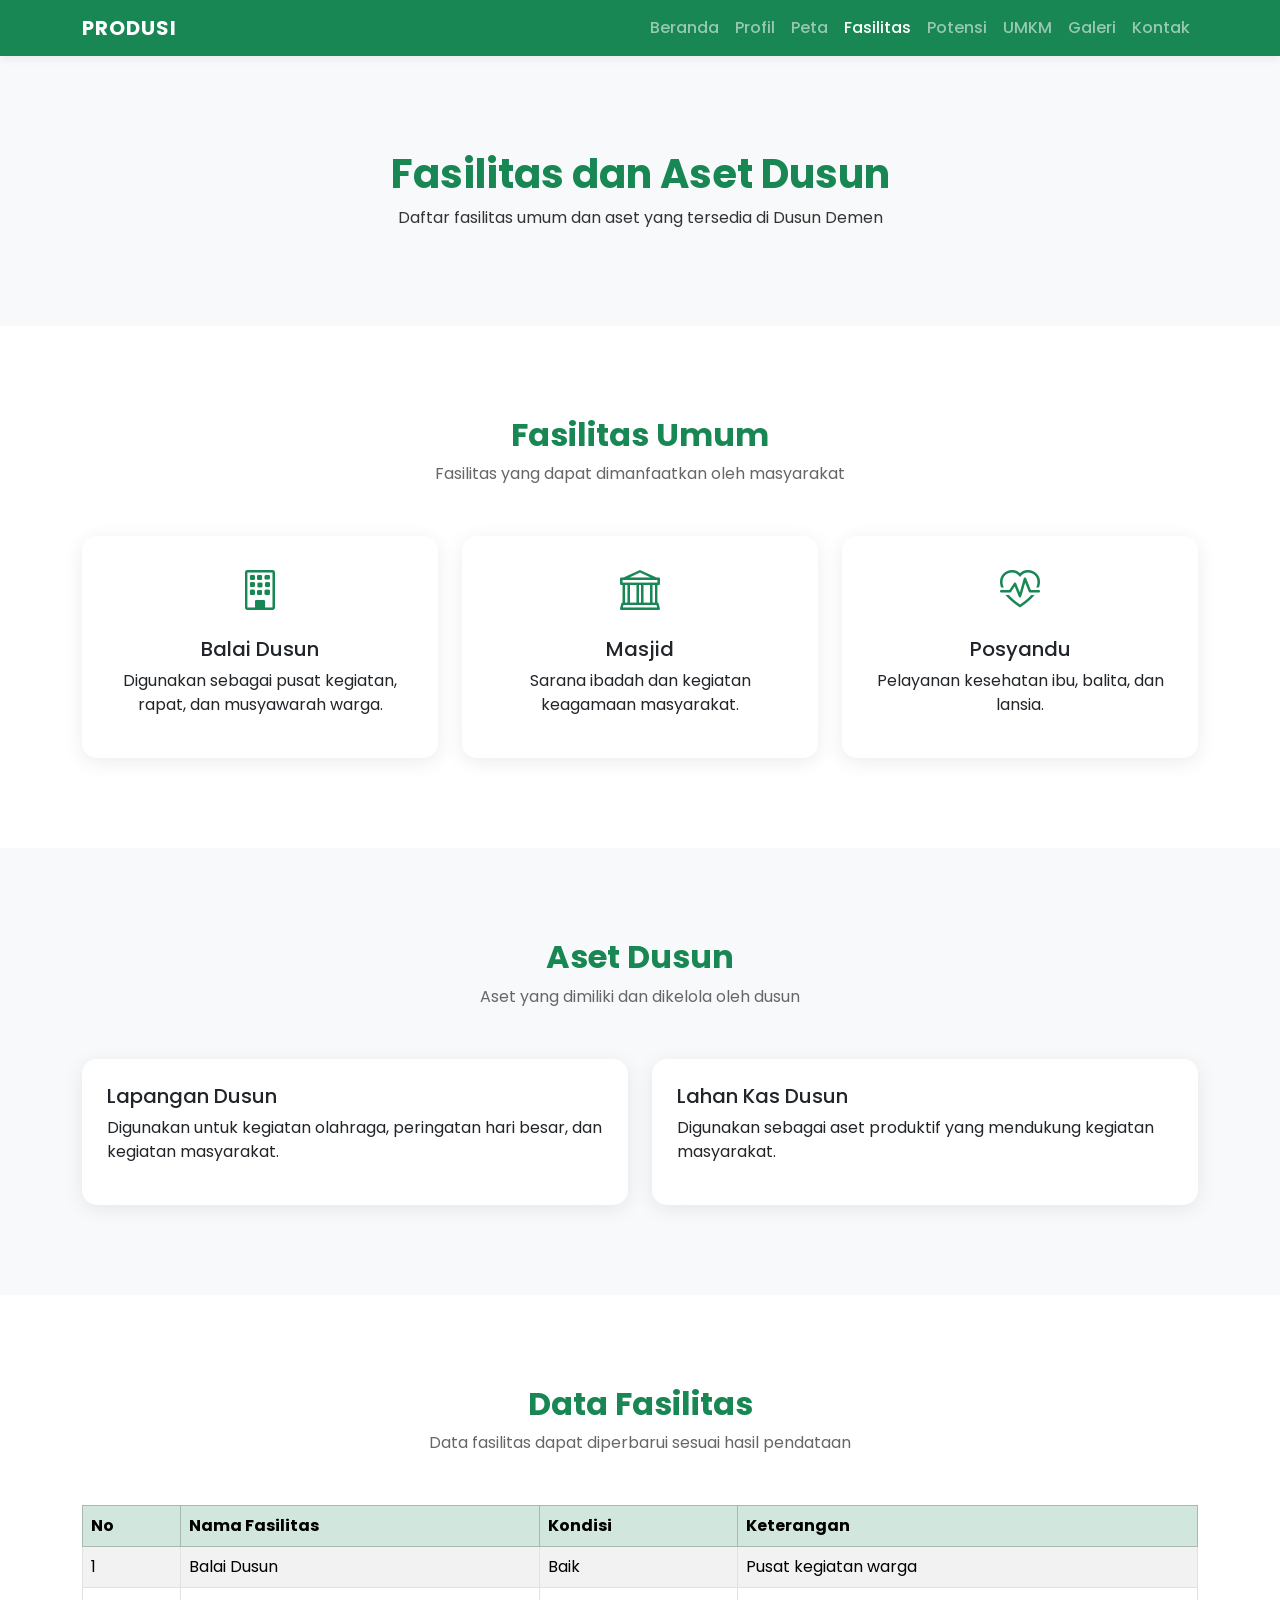
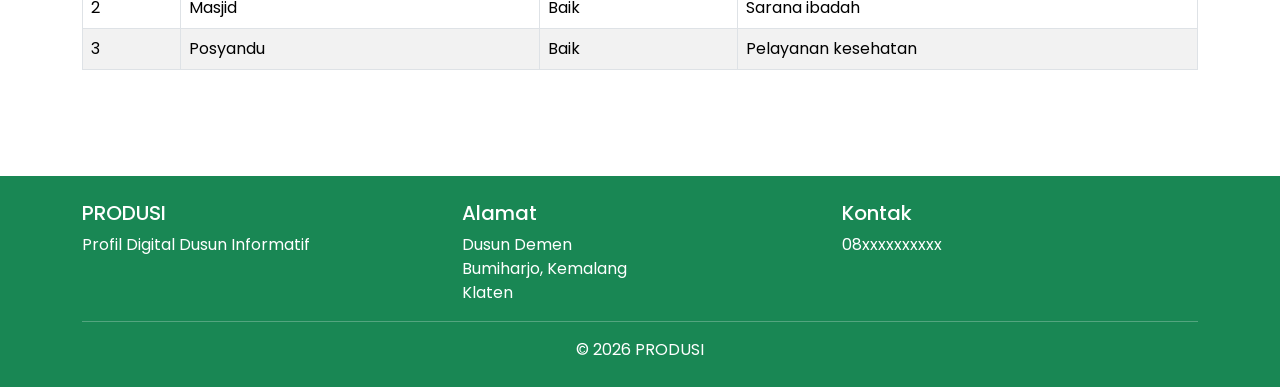
<file: fasilitas.html>
<!doctype html>
<html lang="id">
  <head>
    <meta charset="UTF-8" />
    <meta name="viewport" content="width=device-width, initial-scale=1.0" />

    <title>Fasilitas Dusun | PRODUSI</title>

    <link
      href="https://cdn.jsdelivr.net/npm/bootstrap@5.3.3/dist/css/bootstrap.min.css"
      rel="stylesheet"
    />

    <!-- Bootstrap Icons -->
    <link
      rel="stylesheet"
      href="https://cdn.jsdelivr.net/npm/bootstrap-icons@1.11.3/font/bootstrap-icons.min.css"
    />

    <link rel="stylesheet" href="css/style.css" />
  </head>
  <body>
    <!-- NAVBAR -->
    <nav class="navbar navbar-expand-lg navbar-dark bg-success fixed-top">
      <div class="container">
        <a class="navbar-brand" href="index.html"> PRODUSI </a>

        <button
          class="navbar-toggler"
          type="button"
          data-bs-toggle="collapse"
          data-bs-target="#navbarProdusi"
        >
          <span class="navbar-toggler-icon"></span>
        </button>

        <div class="collapse navbar-collapse" id="navbarProdusi">
          <ul class="navbar-nav ms-auto">
            <li class="nav-item">
              <a class="nav-link" href="index.html">Beranda</a>
            </li>
            <li class="nav-item">
              <a class="nav-link" href="profil.html">Profil</a>
            </li>
            <li class="nav-item">
              <a class="nav-link" href="peta.html">Peta</a>
            </li>
            <li class="nav-item">
              <a class="nav-link active" href="fasilitas.html">Fasilitas</a>
            </li>
            <li class="nav-item">
              <a class="nav-link" href="potensi.html">Potensi</a>
            </li>
            <li class="nav-item">
              <a class="nav-link" href="umkm.html">UMKM</a>
            </li>
            <li class="nav-item">
              <a class="nav-link" href="galeri.html">Galeri</a>
            </li>
            <li class="nav-item">
              <a class="nav-link" href="kontak.html">Kontak</a>
            </li>
          </ul>
        </div>
      </div>
    </nav>

    <!-- HEADER -->
    <section
      style="padding-top: 150px; padding-bottom: 80px; background: #f8f9fa"
    >
      <div class="container text-center">
        <h1 class="fw-bold text-success">Fasilitas dan Aset Dusun</h1>

        <p>Daftar fasilitas umum dan aset yang tersedia di Dusun Demen</p>
      </div>
    </section>

    <!-- FASILITAS -->
    <section class="fade-up">
      <div class="container">
        <div class="section-title">
          <h2>Fasilitas Umum</h2>

          <p>Fasilitas yang dapat dimanfaatkan oleh masyarakat</p>
        </div>

        <div class="row g-4">
          <!-- Balai Dusun -->
          <div class="col-md-4">
            <div class="card custom-card h-100">
              <div class="card-body text-center">
                <i class="bi bi-building fs-1 text-success"></i>

                <h5 class="mt-3">Balai Dusun</h5>

                <p>
                  Digunakan sebagai pusat kegiatan, rapat, dan musyawarah warga.
                </p>
              </div>
            </div>
          </div>

          <!-- Masjid -->
          <div class="col-md-4">
            <div class="card custom-card h-100">
              <div class="card-body text-center">
                <i class="bi bi-bank fs-1 text-success"></i>

                <h5 class="mt-3">Masjid</h5>

                <p>Sarana ibadah dan kegiatan keagamaan masyarakat.</p>
              </div>
            </div>
          </div>

          <!-- Posyandu -->
          <div class="col-md-4">
            <div class="card custom-card h-100">
              <div class="card-body text-center">
                <i class="bi bi-heart-pulse fs-1 text-success"></i>

                <h5 class="mt-3">Posyandu</h5>

                <p>Pelayanan kesehatan ibu, balita, dan lansia.</p>
              </div>
            </div>
          </div>
        </div>
      </div>
    </section>

    <!-- ASET DUSUN -->
    <section class="bg-light">
      <div class="container">
        <div class="section-title">
          <h2>Aset Dusun</h2>

          <p>Aset yang dimiliki dan dikelola oleh dusun</p>
        </div>

        <div class="row g-4">
          <div class="col-md-6">
            <div class="card custom-card">
              <div class="card-body">
                <h5>Lapangan Dusun</h5>

                <p>
                  Digunakan untuk kegiatan olahraga, peringatan hari besar, dan
                  kegiatan masyarakat.
                </p>
              </div>
            </div>
          </div>

          <div class="col-md-6">
            <div class="card custom-card">
              <div class="card-body">
                <h5>Lahan Kas Dusun</h5>

                <p>
                  Digunakan sebagai aset produktif yang mendukung kegiatan
                  masyarakat.
                </p>
              </div>
            </div>
          </div>
        </div>
      </div>
    </section>

    <!-- TABEL FASILITAS -->
    <section class="fade-up">
      <div class="container">
        <div class="section-title">
          <h2>Data Fasilitas</h2>

          <p>Data fasilitas dapat diperbarui sesuai hasil pendataan</p>
        </div>

        <div class="table-responsive">
          <table class="table table-bordered table-striped">
            <thead class="table-success">
              <tr>
                <th>No</th>
                <th>Nama Fasilitas</th>
                <th>Kondisi</th>
                <th>Keterangan</th>
              </tr>
            </thead>

            <tbody>
              <tr>
                <td>1</td>
                <td>Balai Dusun</td>
                <td>Baik</td>
                <td>Pusat kegiatan warga</td>
              </tr>

              <tr>
                <td>2</td>
                <td>Masjid</td>
                <td>Baik</td>
                <td>Sarana ibadah</td>
              </tr>

              <tr>
                <td>3</td>
                <td>Posyandu</td>
                <td>Baik</td>
                <td>Pelayanan kesehatan</td>
              </tr>
            </tbody>
          </table>
        </div>
      </div>
    </section>

    <!-- FOOTER -->
    <footer>
      <div class="container">
        <div class="row">
          <div class="col-md-4">
            <h5>PRODUSI</h5>

            <p>Profil Digital Dusun Informatif</p>
          </div>

          <div class="col-md-4">
            <h5>Alamat</h5>

            <p>
              Dusun Demen<br />
              Bumiharjo, Kemalang<br />
              Klaten
            </p>
          </div>

          <div class="col-md-4">
            <h5>Kontak</h5>

            <p>08xxxxxxxxxx</p>
          </div>
        </div>

        <hr />

        <div class="text-center">© 2026 PRODUSI</div>
      </div>
    </footer>

    <script src="https://cdn.jsdelivr.net/npm/bootstrap@5.3.3/dist/js/bootstrap.bundle.min.js"></script>

    <button id="btnTop" class="btn-top">↑</button>
    <script src="js/script.js"></script>
  </body>
</html>
</file>
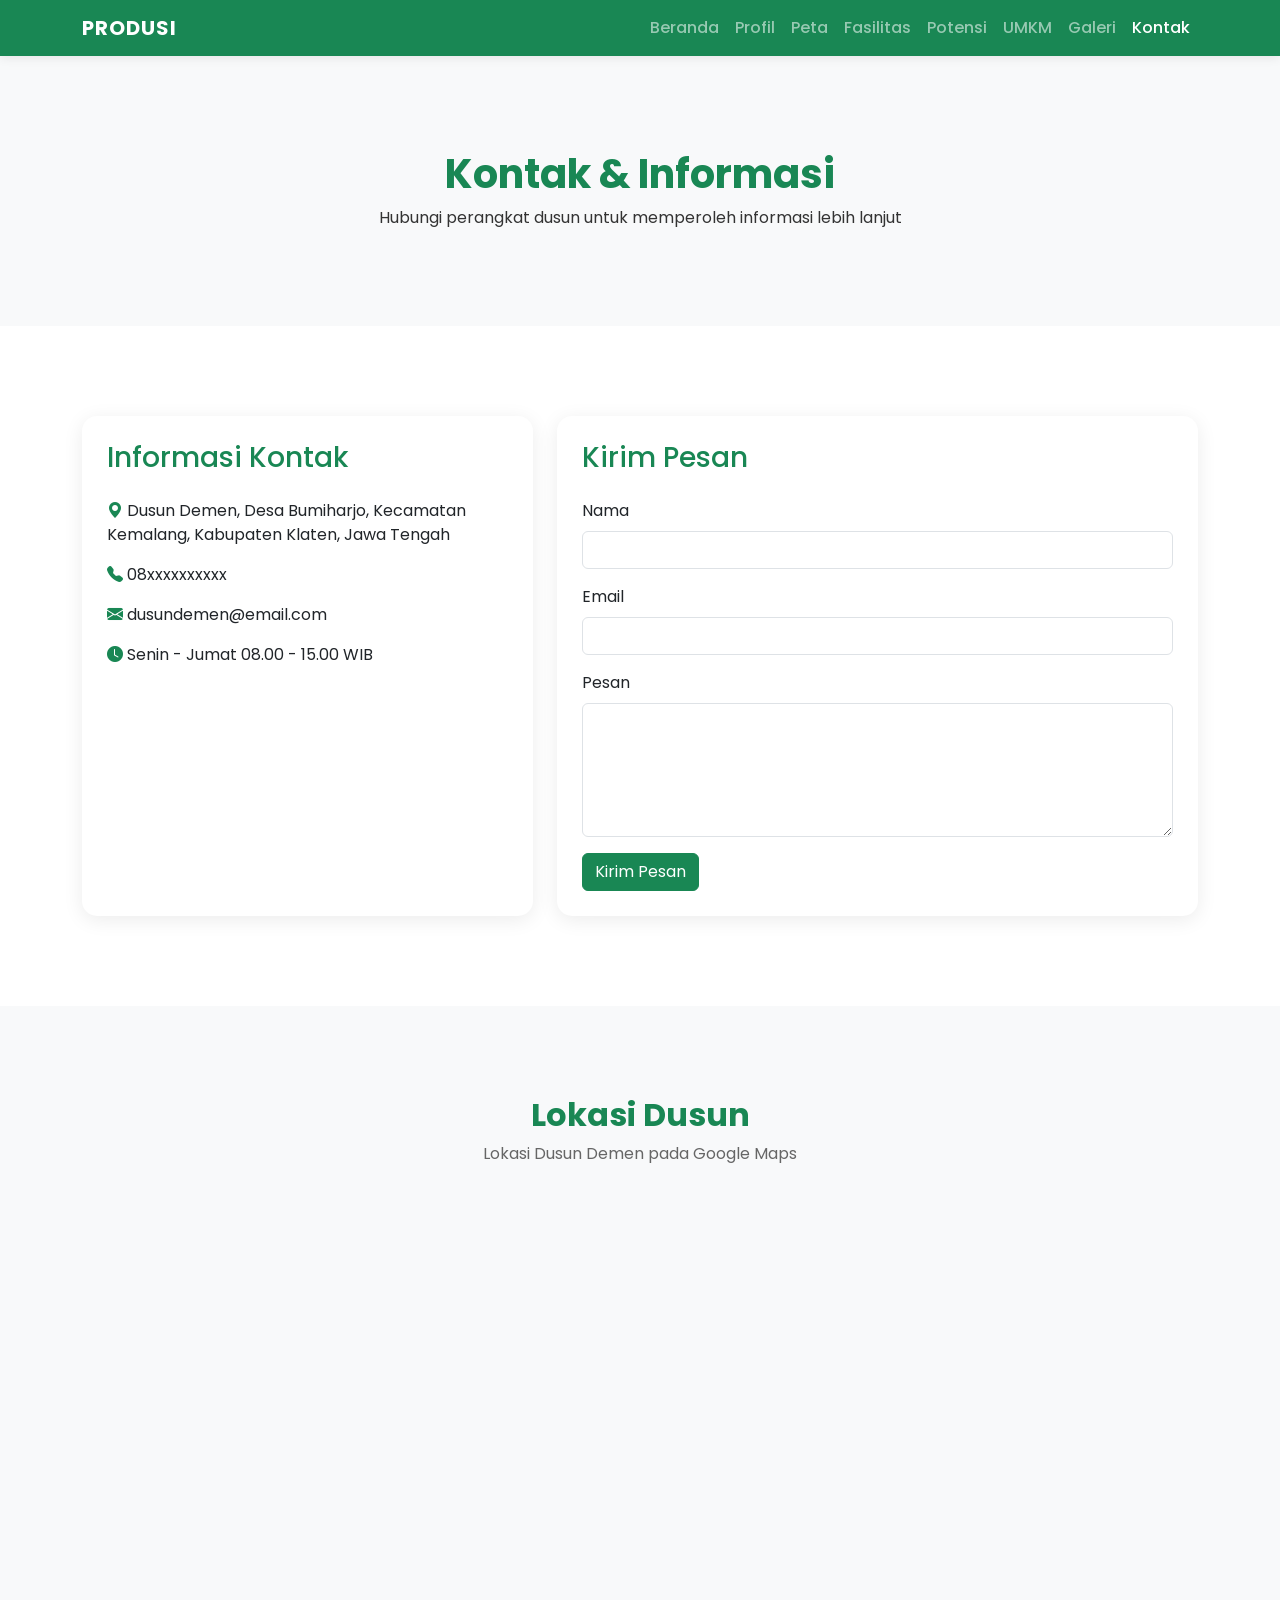
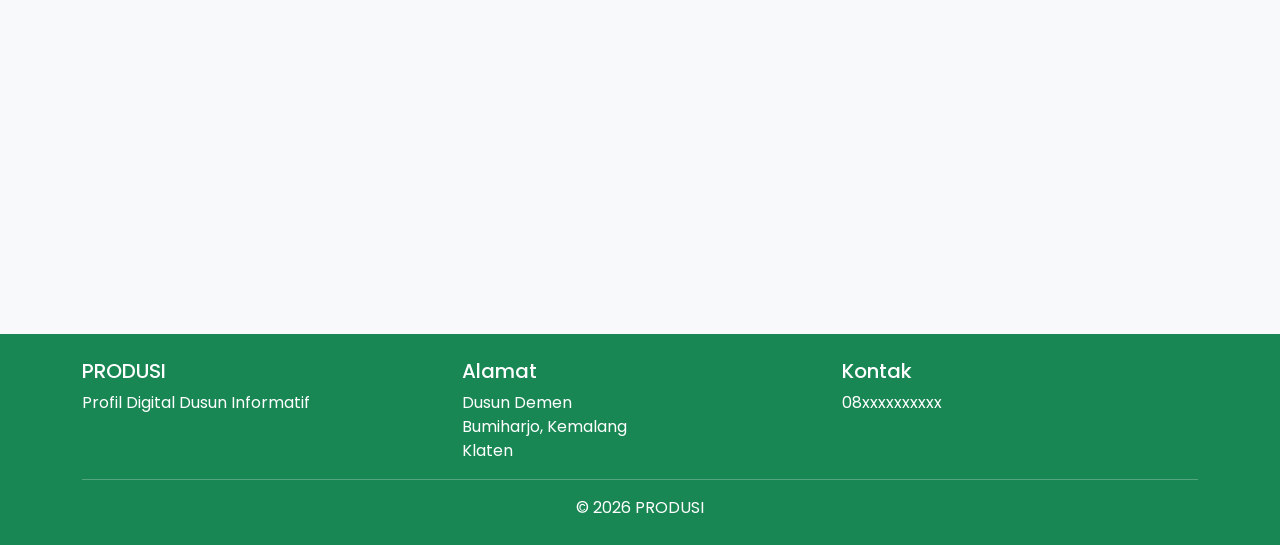
<file: kontak.html>
<!doctype html>
<html lang="id">
  <head>
    <meta charset="UTF-8" />
    <meta name="viewport" content="width=device-width, initial-scale=1.0" />
    <title>Kontak | PRODUSI</title>

    <link
      href="https://cdn.jsdelivr.net/npm/bootstrap@5.3.3/dist/css/bootstrap.min.css"
      rel="stylesheet"
    />

    <link
      rel="stylesheet"
      href="https://cdn.jsdelivr.net/npm/bootstrap-icons@1.11.3/font/bootstrap-icons.min.css"
    />

    <link rel="stylesheet" href="css/style.css" />
  </head>
  <body>
    <!-- NAVBAR -->
    <nav class="navbar navbar-expand-lg navbar-dark bg-success fixed-top">
      <div class="container">
        <a class="navbar-brand" href="index.html"> PRODUSI </a>

        <button
          class="navbar-toggler"
          type="button"
          data-bs-toggle="collapse"
          data-bs-target="#navbarProdusi"
        >
          <span class="navbar-toggler-icon"></span>
        </button>

        <div class="collapse navbar-collapse" id="navbarProdusi">
          <ul class="navbar-nav ms-auto">
            <li class="nav-item">
              <a class="nav-link" href="index.html">Beranda</a>
            </li>
            <li class="nav-item">
              <a class="nav-link" href="profil.html">Profil</a>
            </li>
            <li class="nav-item">
              <a class="nav-link" href="peta.html">Peta</a>
            </li>
            <li class="nav-item">
              <a class="nav-link" href="fasilitas.html">Fasilitas</a>
            </li>
            <li class="nav-item">
              <a class="nav-link" href="potensi.html">Potensi</a>
            </li>
            <li class="nav-item">
              <a class="nav-link" href="umkm.html">UMKM</a>
            </li>
            <li class="nav-item">
              <a class="nav-link" href="galeri.html">Galeri</a>
            </li>
            <li class="nav-item">
              <a class="nav-link active" href="kontak.html">Kontak</a>
            </li>
          </ul>
        </div>
      </div>
    </nav>

    <!-- HEADER -->
    <section
      style="padding-top: 150px; padding-bottom: 80px; background: #f8f9fa"
    >
      <div class="container text-center">
        <h1 class="fw-bold text-success">Kontak & Informasi</h1>

        <p>Hubungi perangkat dusun untuk memperoleh informasi lebih lanjut</p>
      </div>
    </section>

    <!-- INFORMASI -->
    <section class="fade-up">
      <div class="container">
        <div class="row g-4">
          <div class="col-lg-5">
            <div class="card custom-card h-100">
              <div class="card-body">
                <h3 class="mb-4 text-success">Informasi Kontak</h3>

                <p>
                  <i class="bi bi-geo-alt-fill text-success"></i>
                  Dusun Demen, Desa Bumiharjo, Kecamatan Kemalang, Kabupaten
                  Klaten, Jawa Tengah
                </p>

                <p>
                  <i class="bi bi-telephone-fill text-success"></i>
                  08xxxxxxxxxx
                </p>

                <p>
                  <i class="bi bi-envelope-fill text-success"></i>
                  dusundemen@email.com
                </p>

                <p>
                  <i class="bi bi-clock-fill text-success"></i>
                  Senin - Jumat 08.00 - 15.00 WIB
                </p>
              </div>
            </div>
          </div>

          <div class="col-lg-7">
            <div class="card custom-card">
              <div class="card-body">
                <h3 class="mb-4 text-success">Kirim Pesan</h3>

                <form>
                  <div class="mb-3">
                    <label class="form-label"> Nama </label>

                    <input type="text" class="form-control" />
                  </div>

                  <div class="mb-3">
                    <label class="form-label"> Email </label>

                    <input type="email" class="form-control" />
                  </div>

                  <div class="mb-3">
                    <label class="form-label"> Pesan </label>

                    <textarea class="form-control" rows="5"></textarea>
                  </div>

                  <button class="btn btn-success">Kirim Pesan</button>
                </form>
              </div>
            </div>
          </div>
        </div>
      </div>
    </section>

    <!-- MAP -->
    <section class="bg-light">
      <div class="container">
        <div class="section-title">
          <h2>Lokasi Dusun</h2>

          <p>Lokasi Dusun Demen pada Google Maps</p>
        </div>

        <div class="ratio ratio-16x9">
          <iframe
            src="https://maps.google.com/maps?q=Kemalang%20Klaten&t=&z=13&ie=UTF8&iwloc=&output=embed"
            allowfullscreen
          >
          </iframe>
        </div>
      </div>
    </section>

    <!-- FOOTER -->
    <footer>
      <div class="container">
        <div class="row">
          <div class="col-md-4">
            <h5>PRODUSI</h5>

            <p>Profil Digital Dusun Informatif</p>
          </div>

          <div class="col-md-4">
            <h5>Alamat</h5>

            <p>
              Dusun Demen<br />
              Bumiharjo, Kemalang<br />
              Klaten
            </p>
          </div>

          <div class="col-md-4">
            <h5>Kontak</h5>

            <p>08xxxxxxxxxx</p>
          </div>
        </div>

        <hr />

        <div class="text-center">© 2026 PRODUSI</div>
      </div>
    </footer>

    <script src="https://cdn.jsdelivr.net/npm/bootstrap@5.3.3/dist/js/bootstrap.bundle.min.js"></script>

    <button id="btnTop" class="btn-top">↑</button>
    <script src="js/script.js"></script>
  </body>
</html>
</file>
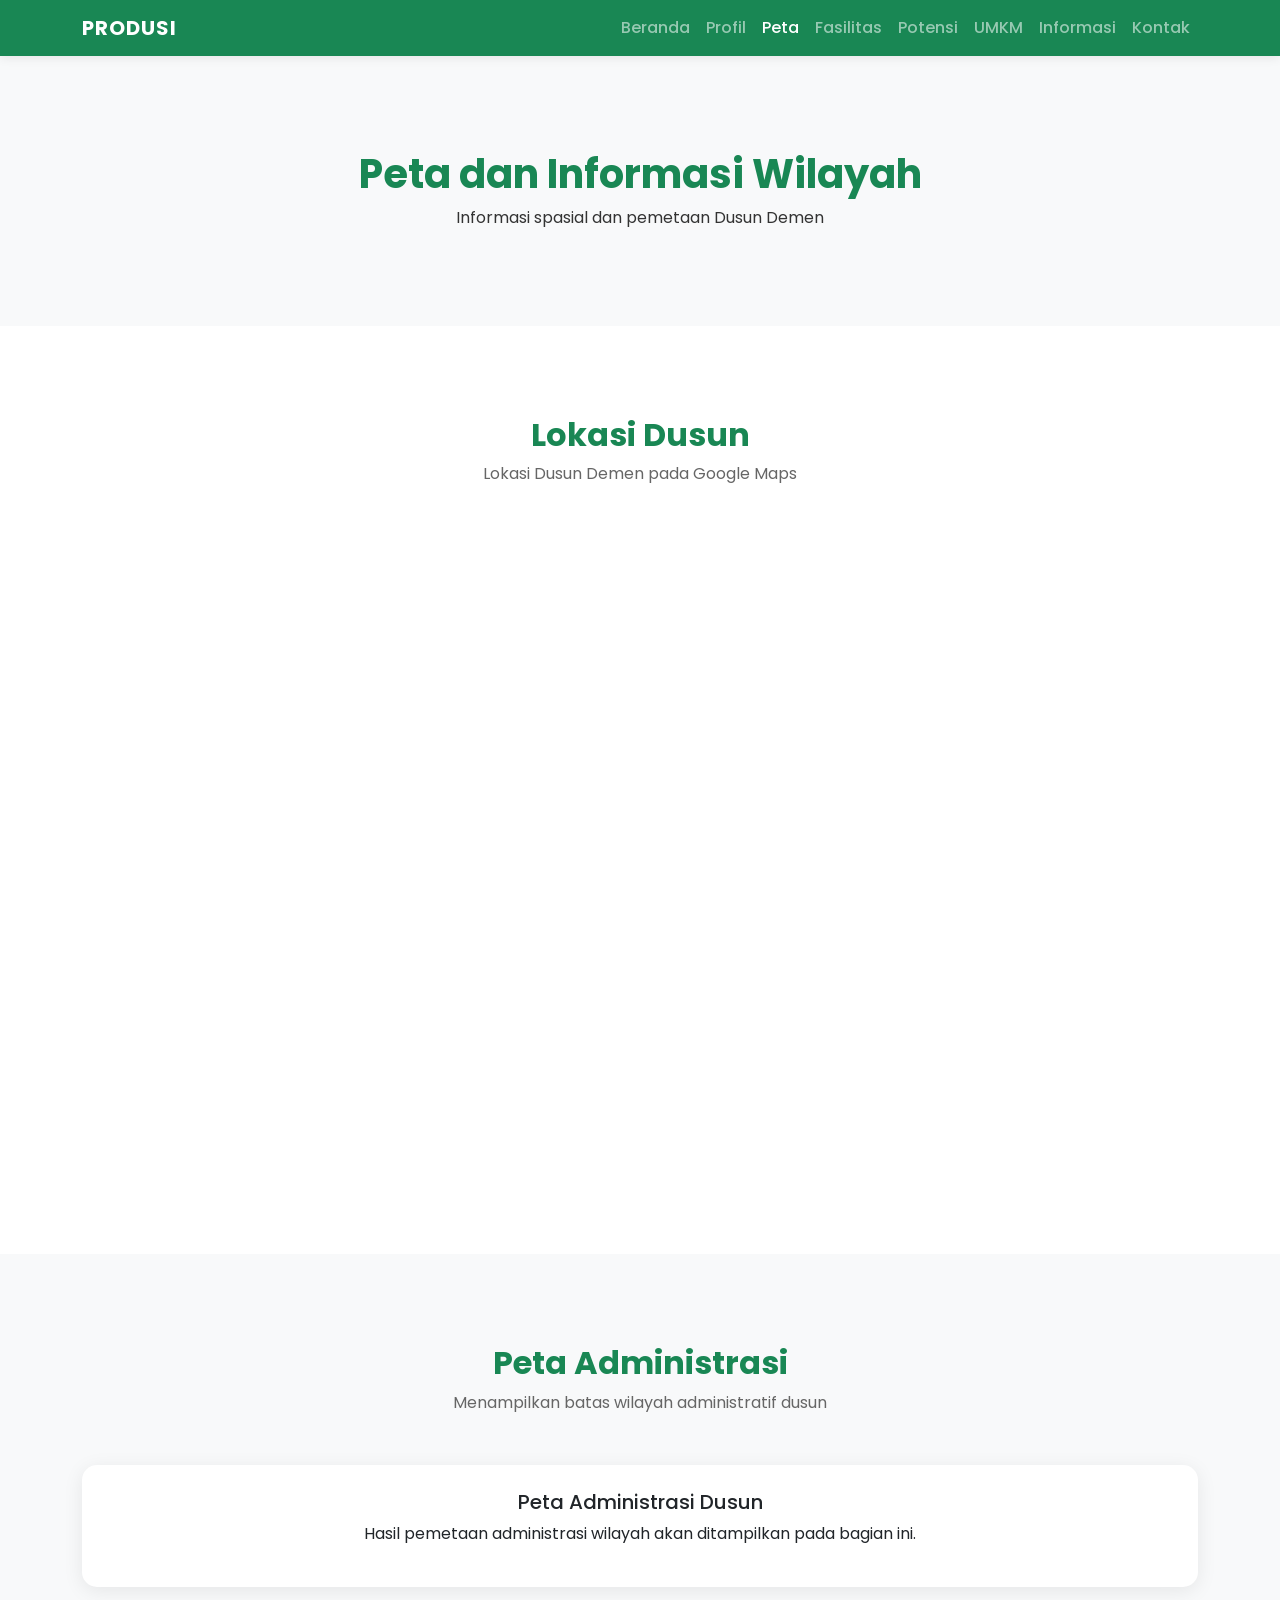
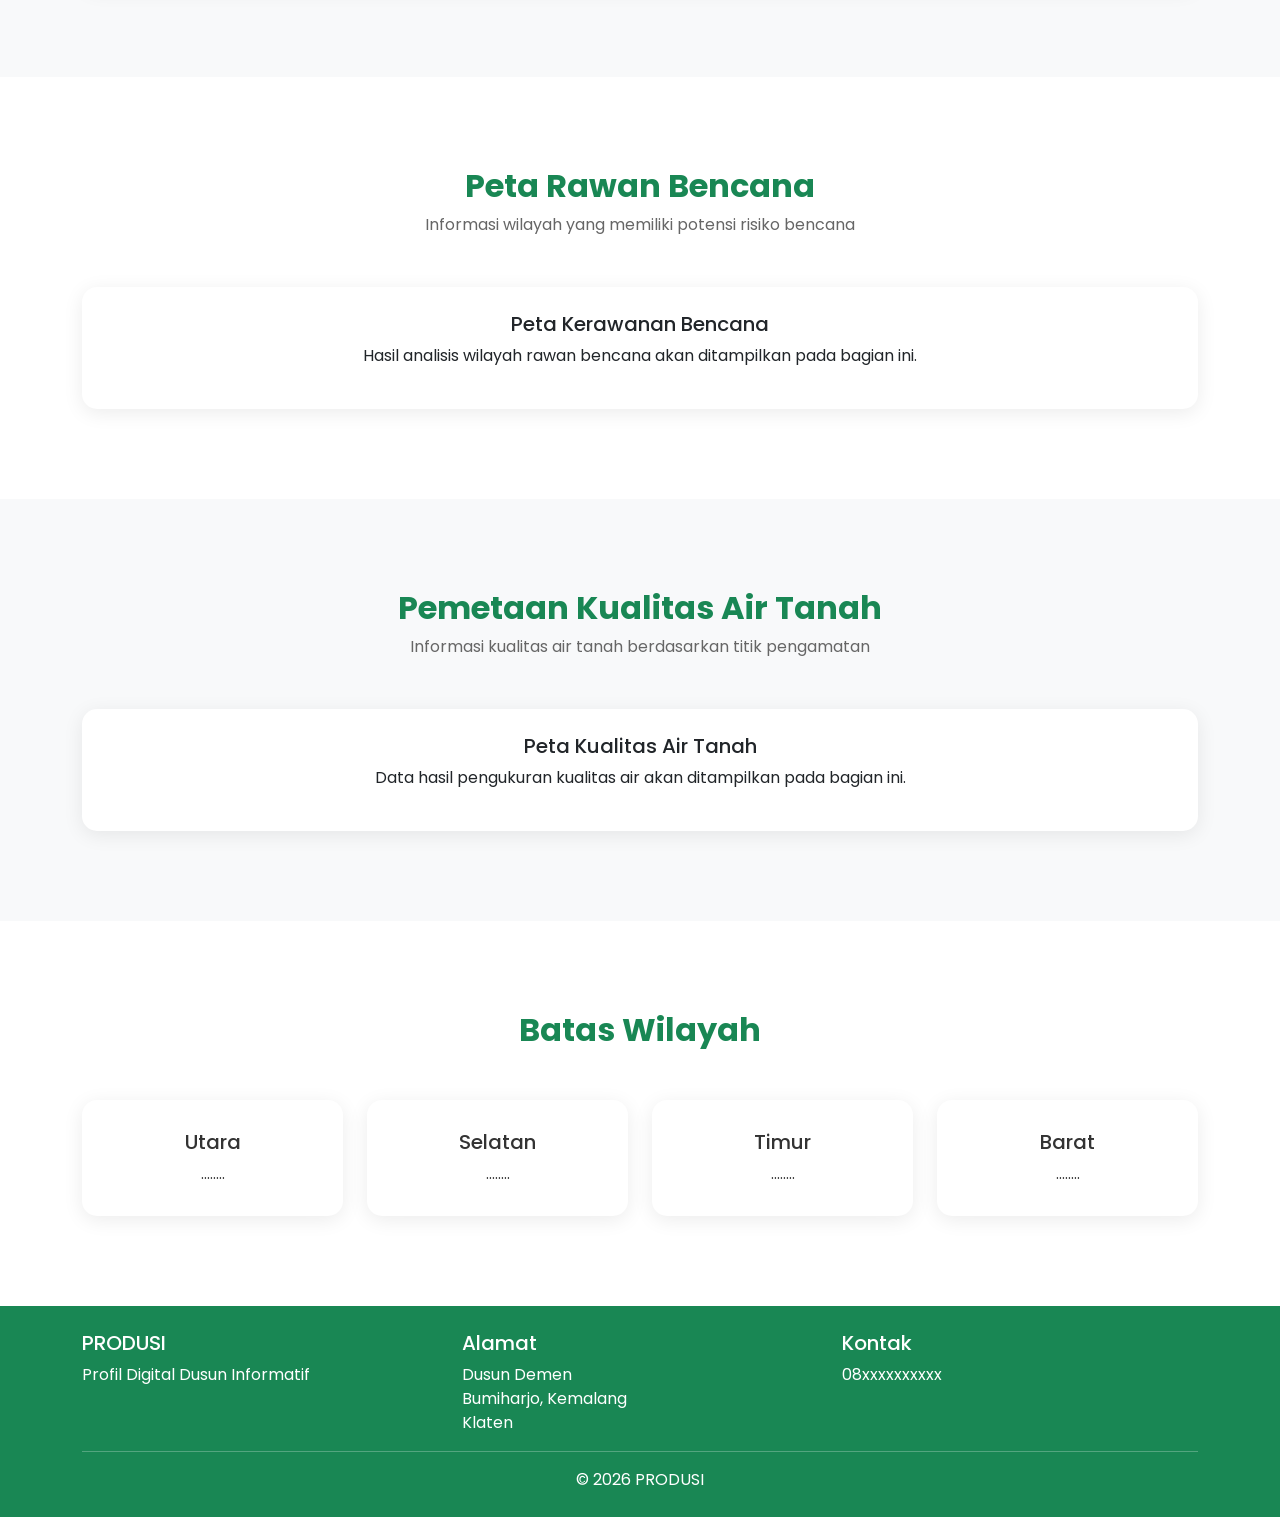
<file: peta.html>
<!doctype html>
<html lang="id">
  <head>
    <meta charset="UTF-8" />
    <meta name="viewport" content="width=device-width, initial-scale=1.0" />

    <title>Peta Dusun | PRODUSI</title>

    <link
      href="https://cdn.jsdelivr.net/npm/bootstrap@5.3.3/dist/css/bootstrap.min.css"
      rel="stylesheet"
    />

    <link rel="stylesheet" href="css/style.css" />
  </head>
  <body>
    <!-- NAVBAR -->
    <nav class="navbar navbar-expand-lg navbar-dark bg-success fixed-top">
      <div class="container">
        <a class="navbar-brand" href="index.html"> PRODUSI </a>

        <button
          class="navbar-toggler"
          type="button"
          data-bs-toggle="collapse"
          data-bs-target="#navbarProdusi"
        >
          <span class="navbar-toggler-icon"></span>
        </button>

        <div class="collapse navbar-collapse" id="navbarProdusi">
          <ul class="navbar-nav ms-auto">
            <li class="nav-item">
              <a class="nav-link" href="index.html">Beranda</a>
            </li>

            <li class="nav-item">
              <a class="nav-link" href="profil.html">Profil</a>
            </li>

            <li class="nav-item">
              <a class="nav-link active" href="peta.html">Peta</a>
            </li>
            

            <li class="nav-item">
              <a class="nav-link" href="fasilitas.html">Fasilitas</a>
            </li>

            <li class="nav-item">
              <a class="nav-link" href="potensi.html">Potensi</a>
            </li>

            <li class="nav-item">
              <a class="nav-link" href="umkm.html">UMKM</a>
            </li>

            <li class="nav-item">
              <a class="nav-link" href="galeri.html">Informasi</a>
            </li>

            <li class="nav-item">
              <a class="nav-link" href="kontak.html">Kontak</a>
            </li>
          </ul>
        </div>
      </div>
    </nav>

    <!-- HEADER -->
    <section
      style="padding-top: 150px; padding-bottom: 80px; background: #f8f9fa"
    >
      <div class="container text-center">
        <h1 class="fw-bold text-success">Peta dan Informasi Wilayah</h1>

        <p>Informasi spasial dan pemetaan Dusun Demen</p>
      </div>
    </section>

    <!-- GOOGLE MAPS -->
    <section class="fade-up">
      <div class="container">
        <div class="section-title">
          <h2>Lokasi Dusun</h2>
          <p>Lokasi Dusun Demen pada Google Maps</p>
        </div>

        <div class="ratio ratio-16x9">
          <iframe
            src="https://maps.google.com/maps?q=Kemalang%20Klaten&t=&z=13&ie=UTF8&iwloc=&output=embed"
            allowfullscreen
          >
          </iframe>
        </div>
      </div>
    </section>

    <!-- PETA ADMINISTRASI -->
    <section class="bg-light">
      <div class="container">
        <div class="section-title">
          <h2>Peta Administrasi</h2>

          <p>Menampilkan batas wilayah administratif dusun</p>
        </div>

        <div class="card custom-card">
          <div class="card-body text-center">
            <h5>Peta Administrasi Dusun</h5>

            <p>
              Hasil pemetaan administrasi wilayah akan ditampilkan pada bagian
              ini.
            </p>
          </div>
        </div>
      </div>
    </section>

    <!-- PETA RAWAN BENCANA -->
    <section class="fade-up">
      <div class="container">
        <div class="section-title">
          <h2>Peta Rawan Bencana</h2>

          <p>Informasi wilayah yang memiliki potensi risiko bencana</p>
        </div>

        <div class="card custom-card">
          <div class="card-body text-center">
            <h5>Peta Kerawanan Bencana</h5>

            <p>
              Hasil analisis wilayah rawan bencana akan ditampilkan pada bagian
              ini.
            </p>
          </div>
        </div>
      </div>
    </section>

    <!-- PETA KUALITAS AIR -->
    <section class="bg-light">
      <div class="container">
        <div class="section-title">
          <h2>Pemetaan Kualitas Air Tanah</h2>

          <p>Informasi kualitas air tanah berdasarkan titik pengamatan</p>
        </div>

        <div class="card custom-card">
          <div class="card-body text-center">
            <h5>Peta Kualitas Air Tanah</h5>

            <p>
              Data hasil pengukuran kualitas air akan ditampilkan pada bagian
              ini.
            </p>
          </div>
        </div>
      </div>
    </section>

    <!-- BATAS WILAYAH -->
    <section class="fade-up">
      <div class="container">
        <div class="section-title">
          <h2>Batas Wilayah</h2>
        </div>

        <div class="row g-4">
          <div class="col-md-3">
            <div class="stat-box">
              <h5>Utara</h5>

              <p>........</p>
            </div>
          </div>

          <div class="col-md-3">
            <div class="stat-box">
              <h5>Selatan</h5>

              <p>........</p>
            </div>
          </div>

          <div class="col-md-3">
            <div class="stat-box">
              <h5>Timur</h5>

              <p>........</p>
            </div>
          </div>

          <div class="col-md-3">
            <div class="stat-box">
              <h5>Barat</h5>

              <p>........</p>
            </div>
          </div>
        </div>
      </div>
    </section>

    <!-- FOOTER -->
    <footer>
      <div class="container">
        <div class="row">
          <div class="col-md-4">
            <h5>PRODUSI</h5>

            <p>Profil Digital Dusun Informatif</p>
          </div>

          <div class="col-md-4">
            <h5>Alamat</h5>

            <p>
              Dusun Demen<br />
              Bumiharjo, Kemalang<br />
              Klaten
            </p>
          </div>

          <div class="col-md-4">
            <h5>Kontak</h5>

            <p>08xxxxxxxxxx</p>
          </div>
        </div>

        <hr />

        <div class="text-center">© 2026 PRODUSI</div>
      </div>
    </footer>

    <script src="https://cdn.jsdelivr.net/npm/bootstrap@5.3.3/dist/js/bootstrap.bundle.min.js"></script>

    <button id="btnTop" class="btn-top">↑</button>
    <script src="js/script.js"></script>
  </body>
</html>
</file>
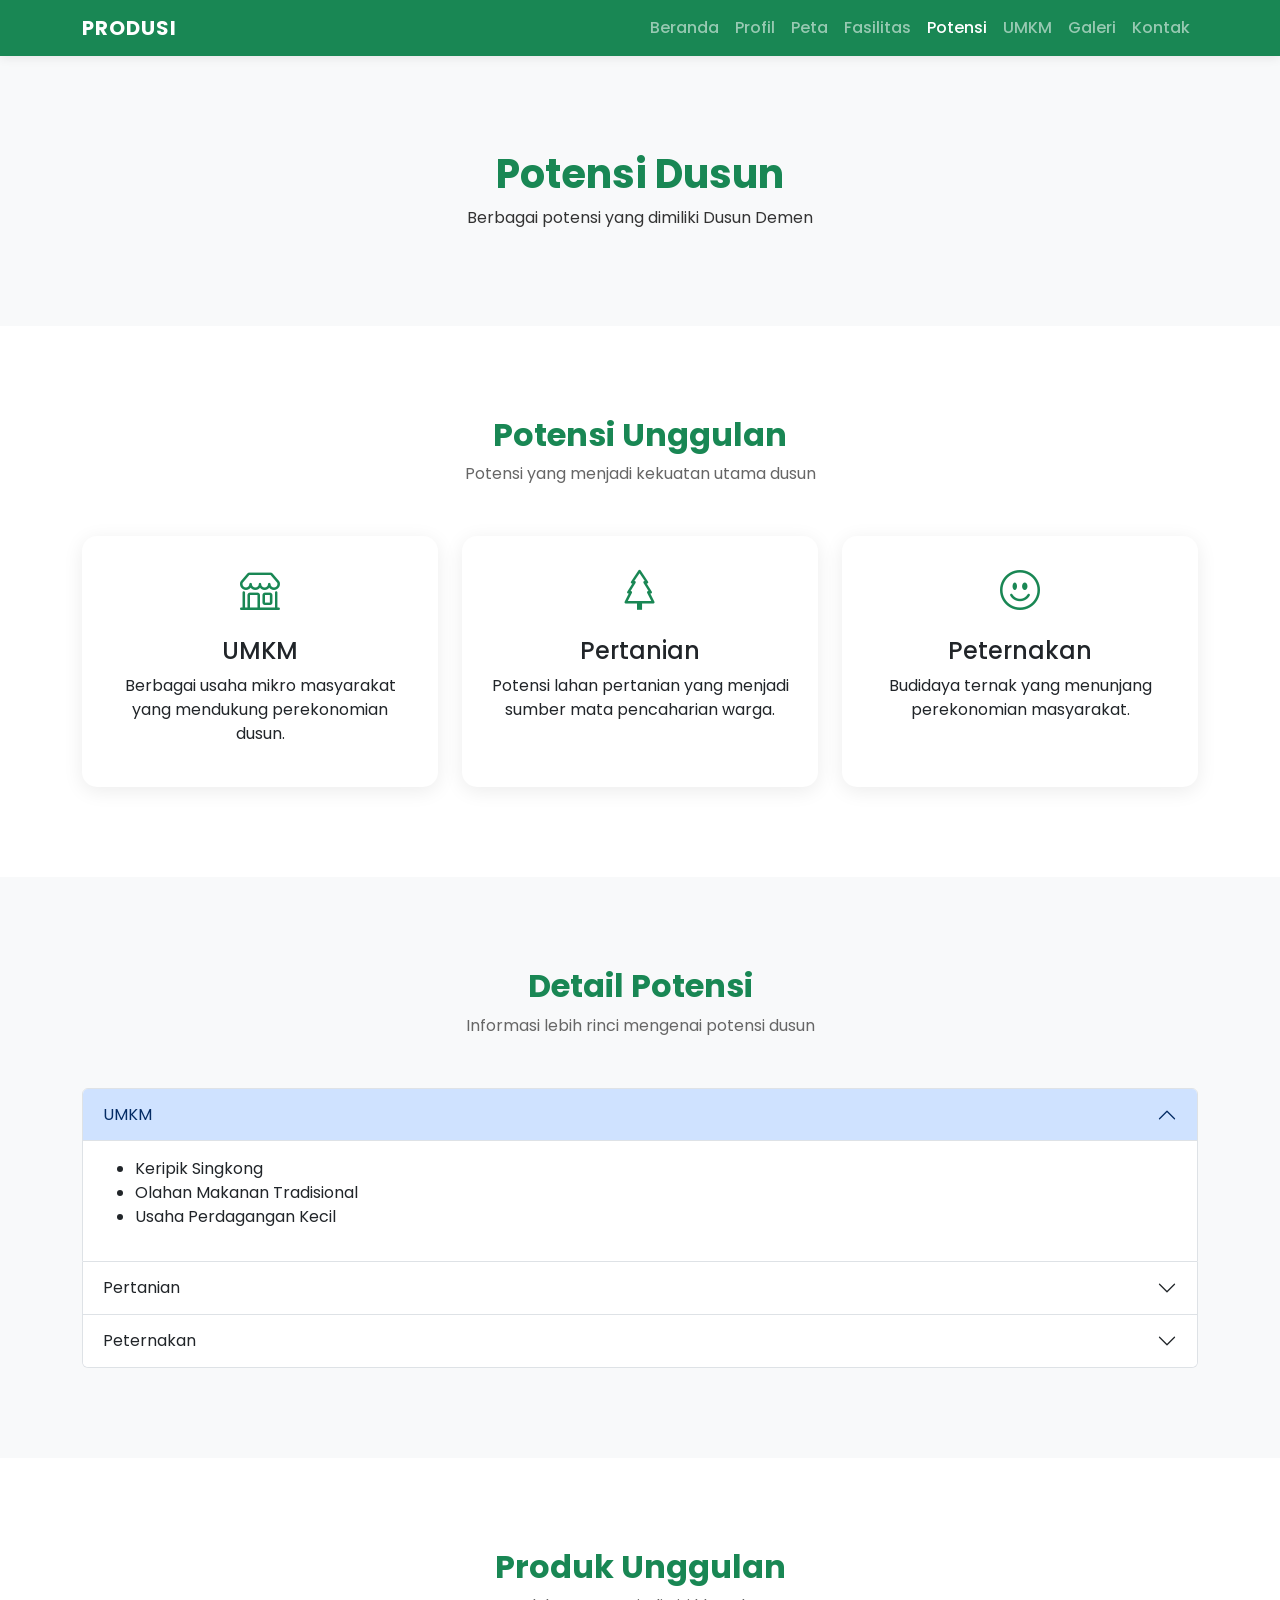
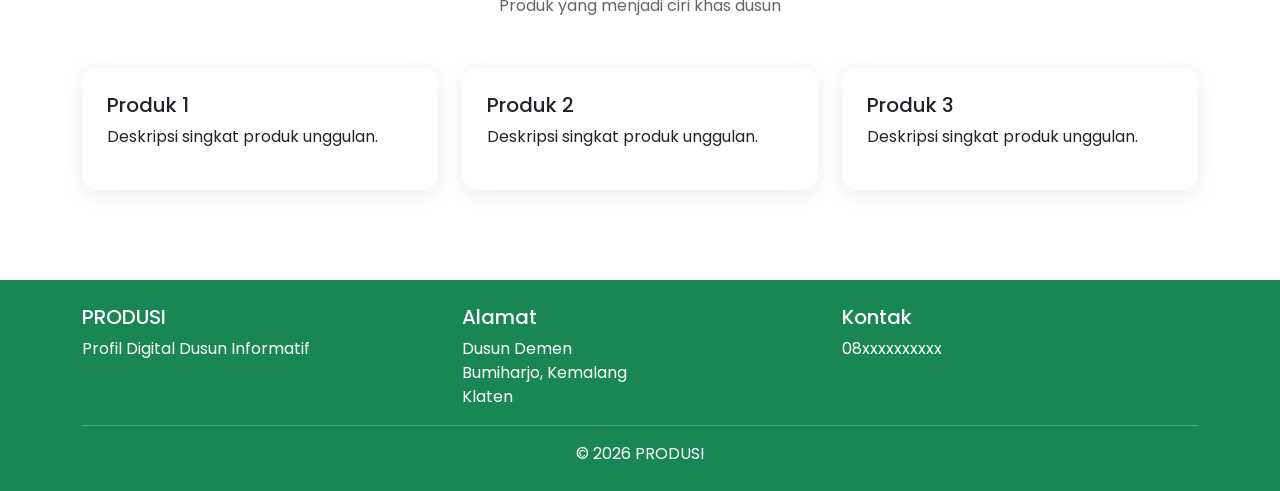
<file: potensi.html>
<!doctype html>
<html lang="id">
  <head>
    <meta charset="UTF-8" />
    <meta name="viewport" content="width=device-width, initial-scale=1.0" />
    <title>Potensi Dusun | PRODUSI</title>

    <link
      href="https://cdn.jsdelivr.net/npm/bootstrap@5.3.3/dist/css/bootstrap.min.css"
      rel="stylesheet"
    />

    <link
      rel="stylesheet"
      href="https://cdn.jsdelivr.net/npm/bootstrap-icons@1.11.3/font/bootstrap-icons.min.css"
    />

    <link rel="stylesheet" href="css/style.css" />
  </head>
  <body>
    <!-- NAVBAR -->
    <nav class="navbar navbar-expand-lg navbar-dark bg-success fixed-top">
      <div class="container">
        <a class="navbar-brand" href="index.html"> PRODUSI </a>

        <button
          class="navbar-toggler"
          type="button"
          data-bs-toggle="collapse"
          data-bs-target="#navbarProdusi"
        >
          <span class="navbar-toggler-icon"></span>
        </button>

        <div class="collapse navbar-collapse" id="navbarProdusi">
          <ul class="navbar-nav ms-auto">
            <li class="nav-item">
              <a class="nav-link" href="index.html">Beranda</a>
            </li>

            <li class="nav-item">
              <a class="nav-link" href="profil.html">Profil</a>
            </li>

            <li class="nav-item">
              <a class="nav-link" href="peta.html">Peta</a>
            </li>

            <li class="nav-item">
              <a class="nav-link" href="fasilitas.html">Fasilitas</a>
            </li>

            <li class="nav-item">
              <a class="nav-link active" href="potensi.html">Potensi</a>
            </li>

            <li class="nav-item">
              <a class="nav-link" href="umkm.html">UMKM</a>
            </li>

            <li class="nav-item">
              <a class="nav-link" href="galeri.html">Galeri</a>
            </li>

            <li class="nav-item">
              <a class="nav-link" href="kontak.html">Kontak</a>
            </li>
          </ul>
        </div>
      </div>
    </nav>

    <!-- HEADER -->
    <section
      style="padding-top: 150px; padding-bottom: 80px; background: #f8f9fa"
    >
      <div class="container text-center">
        <h1 class="fw-bold text-success">Potensi Dusun</h1>

        <p>Berbagai potensi yang dimiliki Dusun Demen</p>
      </div>
    </section>

    <!-- POTENSI UTAMA -->
    <section class="fade-up">
      <div class="container">
        <div class="section-title">
          <h2>Potensi Unggulan</h2>

          <p>Potensi yang menjadi kekuatan utama dusun</p>
        </div>

        <div class="row g-4">
          <!-- UMKM -->
          <div class="col-lg-4">
            <div class="card custom-card h-100">
              <div class="card-body text-center">
                <i class="bi bi-shop fs-1 text-success"></i>

                <h4 class="mt-3">UMKM</h4>

                <p>
                  Berbagai usaha mikro masyarakat yang mendukung perekonomian
                  dusun.
                </p>
              </div>
            </div>
          </div>

          <!-- PERTANIAN -->
          <div class="col-lg-4">
            <div class="card custom-card h-100">
              <div class="card-body text-center">
                <i class="bi bi-tree fs-1 text-success"></i>

                <h4 class="mt-3">Pertanian</h4>

                <p>
                  Potensi lahan pertanian yang menjadi sumber mata pencaharian
                  warga.
                </p>
              </div>
            </div>
          </div>

          <!-- PETERNAKAN -->
          <div class="col-lg-4">
            <div class="card custom-card h-100">
              <div class="card-body text-center">
                <i class="bi bi-emoji-smile fs-1 text-success"></i>

                <h4 class="mt-3">Peternakan</h4>

                <p>Budidaya ternak yang menunjang perekonomian masyarakat.</p>
              </div>
            </div>
          </div>
        </div>
      </div>
    </section>

    <!-- DETAIL POTENSI -->
    <section class="bg-light">
      <div class="container">
        <div class="section-title">
          <h2>Detail Potensi</h2>

          <p>Informasi lebih rinci mengenai potensi dusun</p>
        </div>

        <div class="accordion" id="accordionPotensi">
          <!-- UMKM -->
          <div class="accordion-item">
            <h2 class="accordion-header">
              <button
                class="accordion-button"
                type="button"
                data-bs-toggle="collapse"
                data-bs-target="#umkm"
              >
                UMKM
              </button>
            </h2>

            <div
              id="umkm"
              class="accordion-collapse collapse show"
              data-bs-parent="#accordionPotensi"
            >
              <div class="accordion-body">
                <ul>
                  <li>Keripik Singkong</li>
                  <li>Olahan Makanan Tradisional</li>
                  <li>Usaha Perdagangan Kecil</li>
                </ul>
              </div>
            </div>
          </div>

          <!-- Pertanian -->
          <div class="accordion-item">
            <h2 class="accordion-header">
              <button
                class="accordion-button collapsed"
                type="button"
                data-bs-toggle="collapse"
                data-bs-target="#pertanian"
              >
                Pertanian
              </button>
            </h2>

            <div
              id="pertanian"
              class="accordion-collapse collapse"
              data-bs-parent="#accordionPotensi"
            >
              <div class="accordion-body">
                <ul>
                  <li>Padi</li>
                  <li>Jagung</li>
                  <li>Sayuran</li>
                </ul>
              </div>
            </div>
          </div>

          <!-- Peternakan -->
          <div class="accordion-item">
            <h2 class="accordion-header">
              <button
                class="accordion-button collapsed"
                type="button"
                data-bs-toggle="collapse"
                data-bs-target="#peternakan"
              >
                Peternakan
              </button>
            </h2>

            <div
              id="peternakan"
              class="accordion-collapse collapse"
              data-bs-parent="#accordionPotensi"
            >
              <div class="accordion-body">
                <ul>
                  <li>Sapi</li>
                  <li>Kambing</li>
                  <li>Ayam Kampung</li>
                </ul>
              </div>
            </div>
          </div>
        </div>
      </div>
    </section>

    <!-- PRODUK UNGGULAN -->
    <section class="fade-up">
      <div class="container">
        <div class="section-title">
          <h2>Produk Unggulan</h2>

          <p>Produk yang menjadi ciri khas dusun</p>
        </div>

        <div class="row g-4">
          <div class="col-md-4">
            <div class="card custom-card">
              <div class="card-body">
                <h5>Produk 1</h5>

                <p>Deskripsi singkat produk unggulan.</p>
              </div>
            </div>
          </div>

          <div class="col-md-4">
            <div class="card custom-card">
              <div class="card-body">
                <h5>Produk 2</h5>

                <p>Deskripsi singkat produk unggulan.</p>
              </div>
            </div>
          </div>

          <div class="col-md-4">
            <div class="card custom-card">
              <div class="card-body">
                <h5>Produk 3</h5>

                <p>Deskripsi singkat produk unggulan.</p>
              </div>
            </div>
          </div>
        </div>
      </div>
    </section>

    <!-- FOOTER -->
    <footer>
      <div class="container">
        <div class="row">
          <div class="col-md-4">
            <h5>PRODUSI</h5>

            <p>Profil Digital Dusun Informatif</p>
          </div>

          <div class="col-md-4">
            <h5>Alamat</h5>

            <p>
              Dusun Demen<br />
              Bumiharjo, Kemalang<br />
              Klaten
            </p>
          </div>

          <div class="col-md-4">
            <h5>Kontak</h5>

            <p>08xxxxxxxxxx</p>
          </div>
        </div>

        <hr />

        <div class="text-center">© 2026 PRODUSI</div>
      </div>
    </footer>

    <script src="https://cdn.jsdelivr.net/npm/bootstrap@5.3.3/dist/js/bootstrap.bundle.min.js"></script>

    <button id="btnTop" class="btn-top">↑</button>
    <script src="js/script.js"></script>
  </body>
</html>
</file>
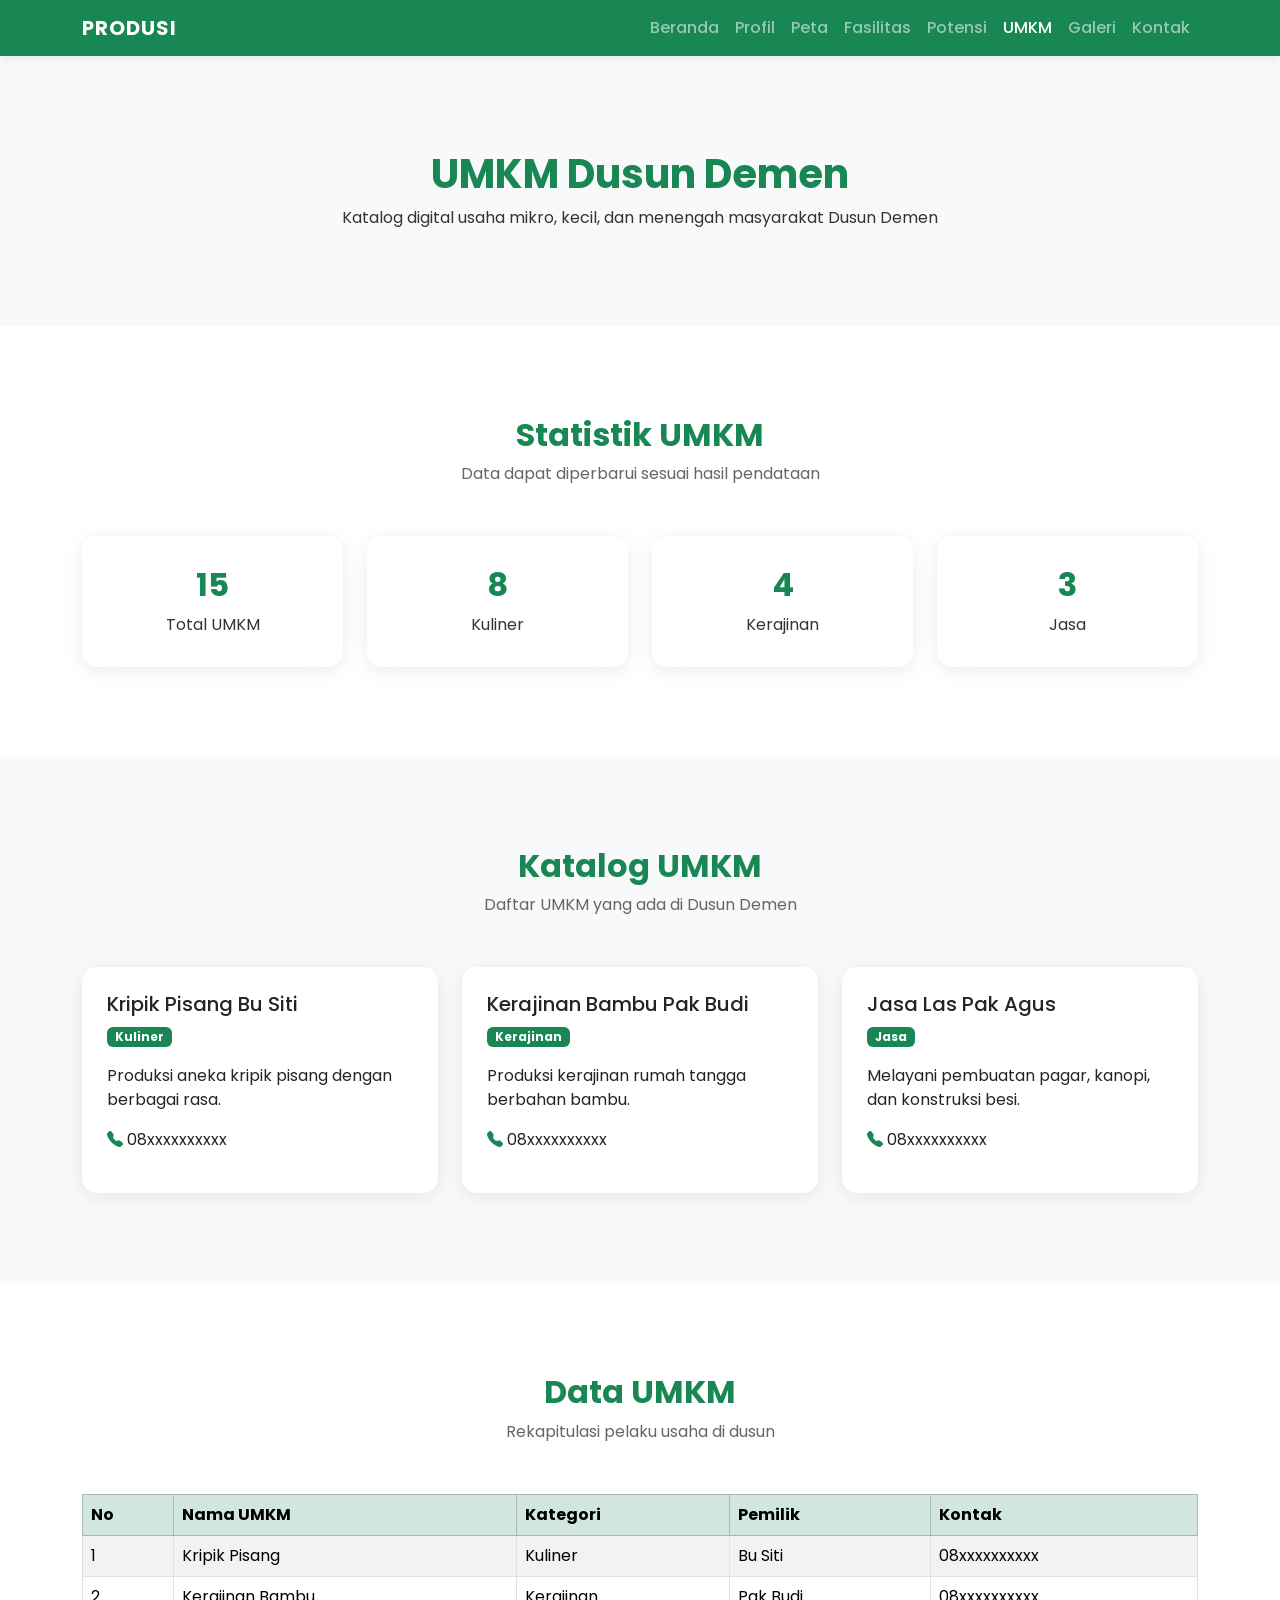
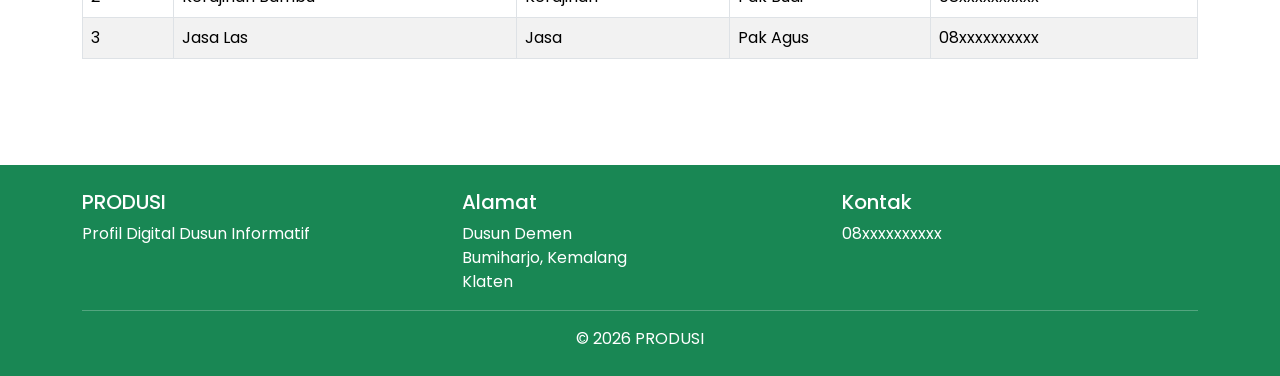
<file: umkm.html>
<!doctype html>
<html lang="id">
  <head>
    <meta charset="UTF-8" />
    <meta name="viewport" content="width=device-width, initial-scale=1.0" />
    <title>UMKM Dusun | PRODUSI</title>

    <link
      href="https://cdn.jsdelivr.net/npm/bootstrap@5.3.3/dist/css/bootstrap.min.css"
      rel="stylesheet"
    />

    <link
      rel="stylesheet"
      href="https://cdn.jsdelivr.net/npm/bootstrap-icons@1.11.3/font/bootstrap-icons.min.css"
    />

    <link rel="stylesheet" href="css/style.css" />
  </head>
  <body>
    <!-- NAVBAR -->
    <nav class="navbar navbar-expand-lg navbar-dark bg-success fixed-top">
      <div class="container">
        <a class="navbar-brand" href="index.html"> PRODUSI </a>

        <button
          class="navbar-toggler"
          type="button"
          data-bs-toggle="collapse"
          data-bs-target="#navbarProdusi"
        >
          <span class="navbar-toggler-icon"></span>
        </button>

        <div class="collapse navbar-collapse" id="navbarProdusi">
          <ul class="navbar-nav ms-auto">
            <li class="nav-item">
              <a class="nav-link" href="index.html">Beranda</a>
            </li>
            <li class="nav-item">
              <a class="nav-link" href="profil.html">Profil</a>
            </li>
            <li class="nav-item">
              <a class="nav-link" href="peta.html">Peta</a>
            </li>
            <li class="nav-item">
              <a class="nav-link" href="fasilitas.html">Fasilitas</a>
            </li>
            <li class="nav-item">
              <a class="nav-link" href="potensi.html">Potensi</a>
            </li>
            <li class="nav-item">
              <a class="nav-link active" href="umkm.html">UMKM</a>
            </li>
            <li class="nav-item">
              <a class="nav-link" href="galeri.html">Galeri</a>
            </li>
            <li class="nav-item">
              <a class="nav-link" href="kontak.html">Kontak</a>
            </li>
          </ul>
        </div>
      </div>
    </nav>

    <!-- HEADER -->
    <section
      style="padding-top: 150px; padding-bottom: 80px; background: #f8f9fa"
    >
      <div class="container text-center">
        <h1 class="fw-bold text-success">UMKM Dusun Demen</h1>

        <p>
          Katalog digital usaha mikro, kecil, dan menengah masyarakat Dusun
          Demen
        </p>
      </div>
    </section>

    <!-- STATISTIK -->
    <section class="fade-up">
      <div class="container">
        <div class="section-title">
          <h2>Statistik UMKM</h2>

          <p>Data dapat diperbarui sesuai hasil pendataan</p>
        </div>

        <div class="row g-4">
          <div class="col-md-3">
            <div class="stat-box">
              <h3 class="counter">15</h3>

              <p>Total UMKM</p>
            </div>
          </div>

          <div class="col-md-3">
            <div class="stat-box">
              <h3 class="counter">8</h3>

              <p>Kuliner</p>
            </div>
          </div>

          <div class="col-md-3">
            <div class="stat-box">
              <h3 class="counter">4</h3>

              <p>Kerajinan</p>
            </div>
          </div>

          <div class="col-md-3">
            <div class="stat-box">
              <h3 class="counter">3</h3>

              <p>Jasa</p>
            </div>
          </div>
        </div>
      </div>
    </section>

    <!-- KATALOG UMKM -->
    <section class="bg-light">
      <div class="container">
        <div class="section-title">
          <h2>Katalog UMKM</h2>

          <p>Daftar UMKM yang ada di Dusun Demen</p>
        </div>

        <div class="row g-4">
          <!-- UMKM 1 -->
          <div class="col-lg-4">
            <div class="card custom-card h-100">
              <div class="card-body">
                <h5>Kripik Pisang Bu Siti</h5>

                <span class="badge bg-success"> Kuliner </span>

                <p class="mt-3">
                  Produksi aneka kripik pisang dengan berbagai rasa.
                </p>

                <p>
                  <i class="bi bi-telephone-fill text-success"></i>
                  08xxxxxxxxxx
                </p>
              </div>
            </div>
          </div>

          <!-- UMKM 2 -->
          <div class="col-lg-4">
            <div class="card custom-card h-100">
              <div class="card-body">
                <h5>Kerajinan Bambu Pak Budi</h5>

                <span class="badge bg-success"> Kerajinan </span>

                <p class="mt-3">
                  Produksi kerajinan rumah tangga berbahan bambu.
                </p>

                <p>
                  <i class="bi bi-telephone-fill text-success"></i>
                  08xxxxxxxxxx
                </p>
              </div>
            </div>
          </div>

          <!-- UMKM 3 -->
          <div class="col-lg-4">
            <div class="card custom-card h-100">
              <div class="card-body">
                <h5>Jasa Las Pak Agus</h5>

                <span class="badge bg-success"> Jasa </span>

                <p class="mt-3">
                  Melayani pembuatan pagar, kanopi, dan konstruksi besi.
                </p>

                <p>
                  <i class="bi bi-telephone-fill text-success"></i>
                  08xxxxxxxxxx
                </p>
              </div>
            </div>
          </div>
        </div>
      </div>
    </section>

    <!-- TABEL DATA -->
    <section class="fade-up">
      <div class="container">
        <div class="section-title">
          <h2>Data UMKM</h2>

          <p>Rekapitulasi pelaku usaha di dusun</p>
        </div>

        <div class="table-responsive">
          <table class="table table-bordered table-striped">
            <thead class="table-success">
              <tr>
                <th>No</th>
                <th>Nama UMKM</th>
                <th>Kategori</th>
                <th>Pemilik</th>
                <th>Kontak</th>
              </tr>
            </thead>

            <tbody>
              <tr>
                <td>1</td>
                <td>Kripik Pisang</td>
                <td>Kuliner</td>
                <td>Bu Siti</td>
                <td>08xxxxxxxxxx</td>
              </tr>

              <tr>
                <td>2</td>
                <td>Kerajinan Bambu</td>
                <td>Kerajinan</td>
                <td>Pak Budi</td>
                <td>08xxxxxxxxxx</td>
              </tr>

              <tr>
                <td>3</td>
                <td>Jasa Las</td>
                <td>Jasa</td>
                <td>Pak Agus</td>
                <td>08xxxxxxxxxx</td>
              </tr>
            </tbody>
          </table>
        </div>
      </div>
    </section>

    <!-- FOOTER -->
    <footer>
      <div class="container">
        <div class="row">
          <div class="col-md-4">
            <h5>PRODUSI</h5>

            <p>Profil Digital Dusun Informatif</p>
          </div>

          <div class="col-md-4">
            <h5>Alamat</h5>

            <p>
              Dusun Demen<br />
              Bumiharjo, Kemalang<br />
              Klaten
            </p>
          </div>

          <div class="col-md-4">
            <h5>Kontak</h5>

            <p>08xxxxxxxxxx</p>
          </div>
        </div>

        <hr />

        <div class="text-center">© 2026 PRODUSI</div>
      </div>
    </footer>

    <script src="https://cdn.jsdelivr.net/npm/bootstrap@5.3.3/dist/js/bootstrap.bundle.min.js"></script>

    <button id="btnTop" class="btn-top">↑</button>
    <script src="js/script.js"></script>
  </body>
</html>
</file>
<file: css/style.css>
/* =========================
   PRODUSI - Profil Digital Dusun Informatif
========================= */

@import url('https://fonts.googleapis.com/css2?family=Poppins:wght@300;400;500;600;700;800&display=swap');

:root {
    --primary: #198754;
    --primary-dark: #146c43;
    --secondary: #f8f9fa;
    --text: #333;
    --white: #ffffff;
    --shadow: 0 4px 20px rgba(0,0,0,0.08);
}

* {
    margin: 0;
    padding: 0;
    box-sizing: border-box;
}

html {
    scroll-behavior: smooth;
}

body {
    font-family: 'Poppins', sans-serif;
    color: var(--text);
    overflow-x: hidden;
}

/* =========================
   NAVBAR
========================= */

.navbar {
    box-shadow: 0 2px 10px rgba(0,0,0,0.08);
}

.navbar-brand {
    font-weight: 700;
    letter-spacing: 1px;
}

.nav-link {
    font-weight: 500;
    transition: .3s;
}

.nav-link:hover {
    color: #d1ffd8 !important;
}

/* =========================
   HERO
========================= */

.hero {
    height: 100vh;
    min-height: 700px;
    background:
        linear-gradient(
            rgba(0,0,0,.55),
            rgba(0,0,0,.55)
        ),
        url('../assets/img/hero.png');

    background-size: cover;
    background-position: center;
    display: flex;
    align-items: center;
    color: white;
}

.hero h1 {
    font-size: 4rem;
    font-weight: 800;
}

.hero p {
    font-size: 1.2rem;
    margin-top: 15px;
}

.hero-btn {
    margin-top: 20px;
}

/* =========================
   SECTION
========================= */

section {
    padding: 90px 0;
}

.section-title {
    text-align: center;
    margin-bottom: 50px;
}

.section-title h2 {
    font-weight: 700;
    color: var(--primary);
}

.section-title p {
    color: #666;
}

/* =========================
   CARD
========================= */

.custom-card {
    border: none;
    border-radius: 15px;
    box-shadow: var(--shadow);
    transition: .3s;
}

.custom-card:hover {
    transform: translateY(-8px);
}

.custom-card img {
    border-radius: 15px 15px 0 0;
}

.custom-card .card-body {
    padding: 25px;
}

/* =========================
   STATISTIK
========================= */

.stat-box {
    background: white;
    border-radius: 15px;
    box-shadow: var(--shadow);
    padding: 30px;
    text-align: center;
}

.stat-box h3 {
    color: var(--primary);
    font-weight: 700;
    font-size: 2rem;
}

.stat-box p {
    margin: 0;
}

/* =========================
   GALERI
========================= */

.galeri img {
    width: 100%;
    height: 250px;
    object-fit: cover;
    border-radius: 15px;
    transition: .3s;
}

.galeri img:hover {
    transform: scale(1.03);
}

/* =========================
   FOOTER
========================= */

footer {
    background: var(--primary);
    color: white;
    padding: 25px 0;
}

footer p {
    margin: 0;
}

/* =========================
   RESPONSIVE
========================= */

@media (max-width: 768px) {

    .hero {
        min-height: 100vh;
        text-align: center;
    }

    .hero h1 {
        font-size: 2.5rem;
    }

    .hero p {
        font-size: 1rem;
    }

    section {
        padding: 70px 0;
    }

}

.hero {
    background-attachment: fixed;
}

.navbar {
    transition: 0.3s;
}

.shadow {
    box-shadow: 0 4px 15px rgba(0,0,0,0.15) !important;
}

/* =========================
   SCROLL ANIMATION
========================= */

.fade-up {

    opacity: 0;
    transform: translateY(40px);
    transition: all .8s ease;

}

.fade-up.show {

    opacity: 1;
    transform: translateY(0);

}

/* =========================
   BUTTON TOP
========================= */

.btn-top {

    position: fixed;
    bottom: 20px;
    right: 20px;

    width: 50px;
    height: 50px;

    border: none;
    border-radius: 50%;

    background: #198754;
    color: white;

    font-size: 22px;

    display: none;
    align-items: center;
    justify-content: center;

    cursor: pointer;

    z-index: 9999;

}

.btn-top:hover {

    background: #146c43;

}
</file>
